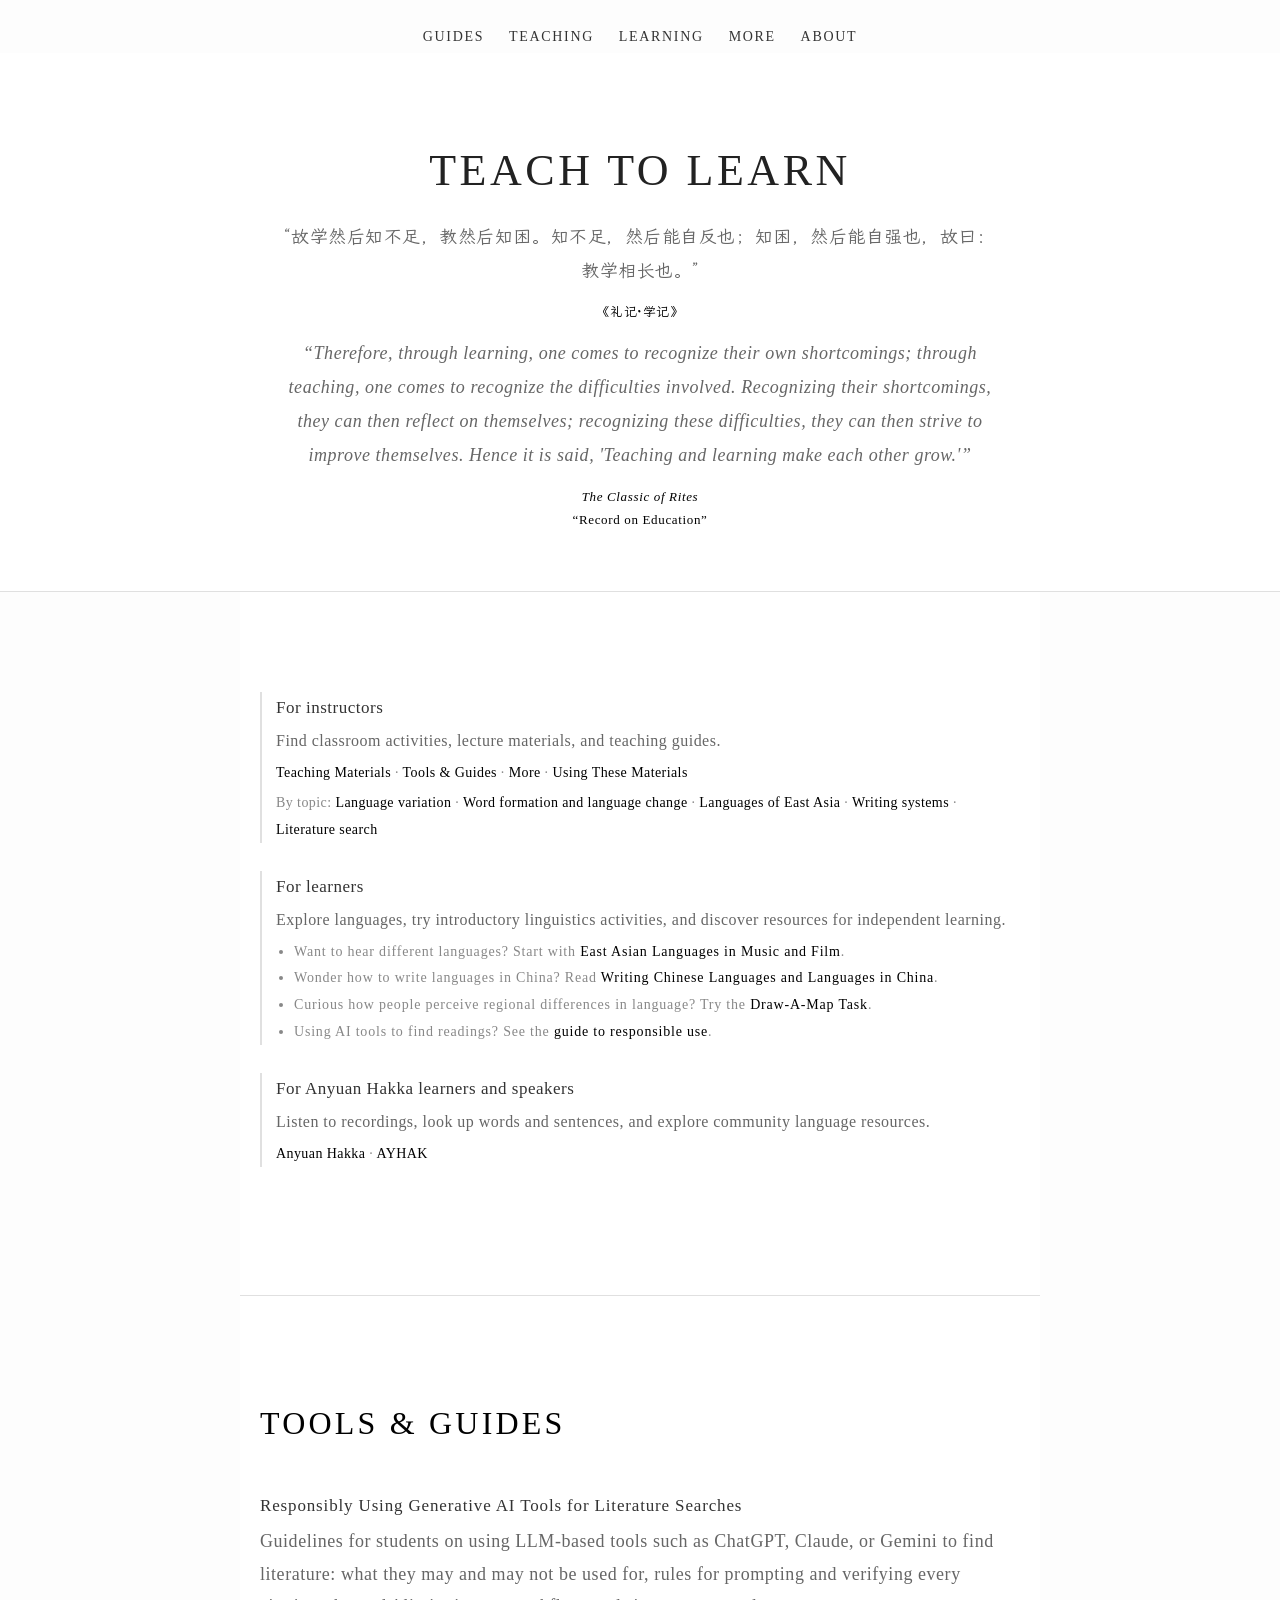
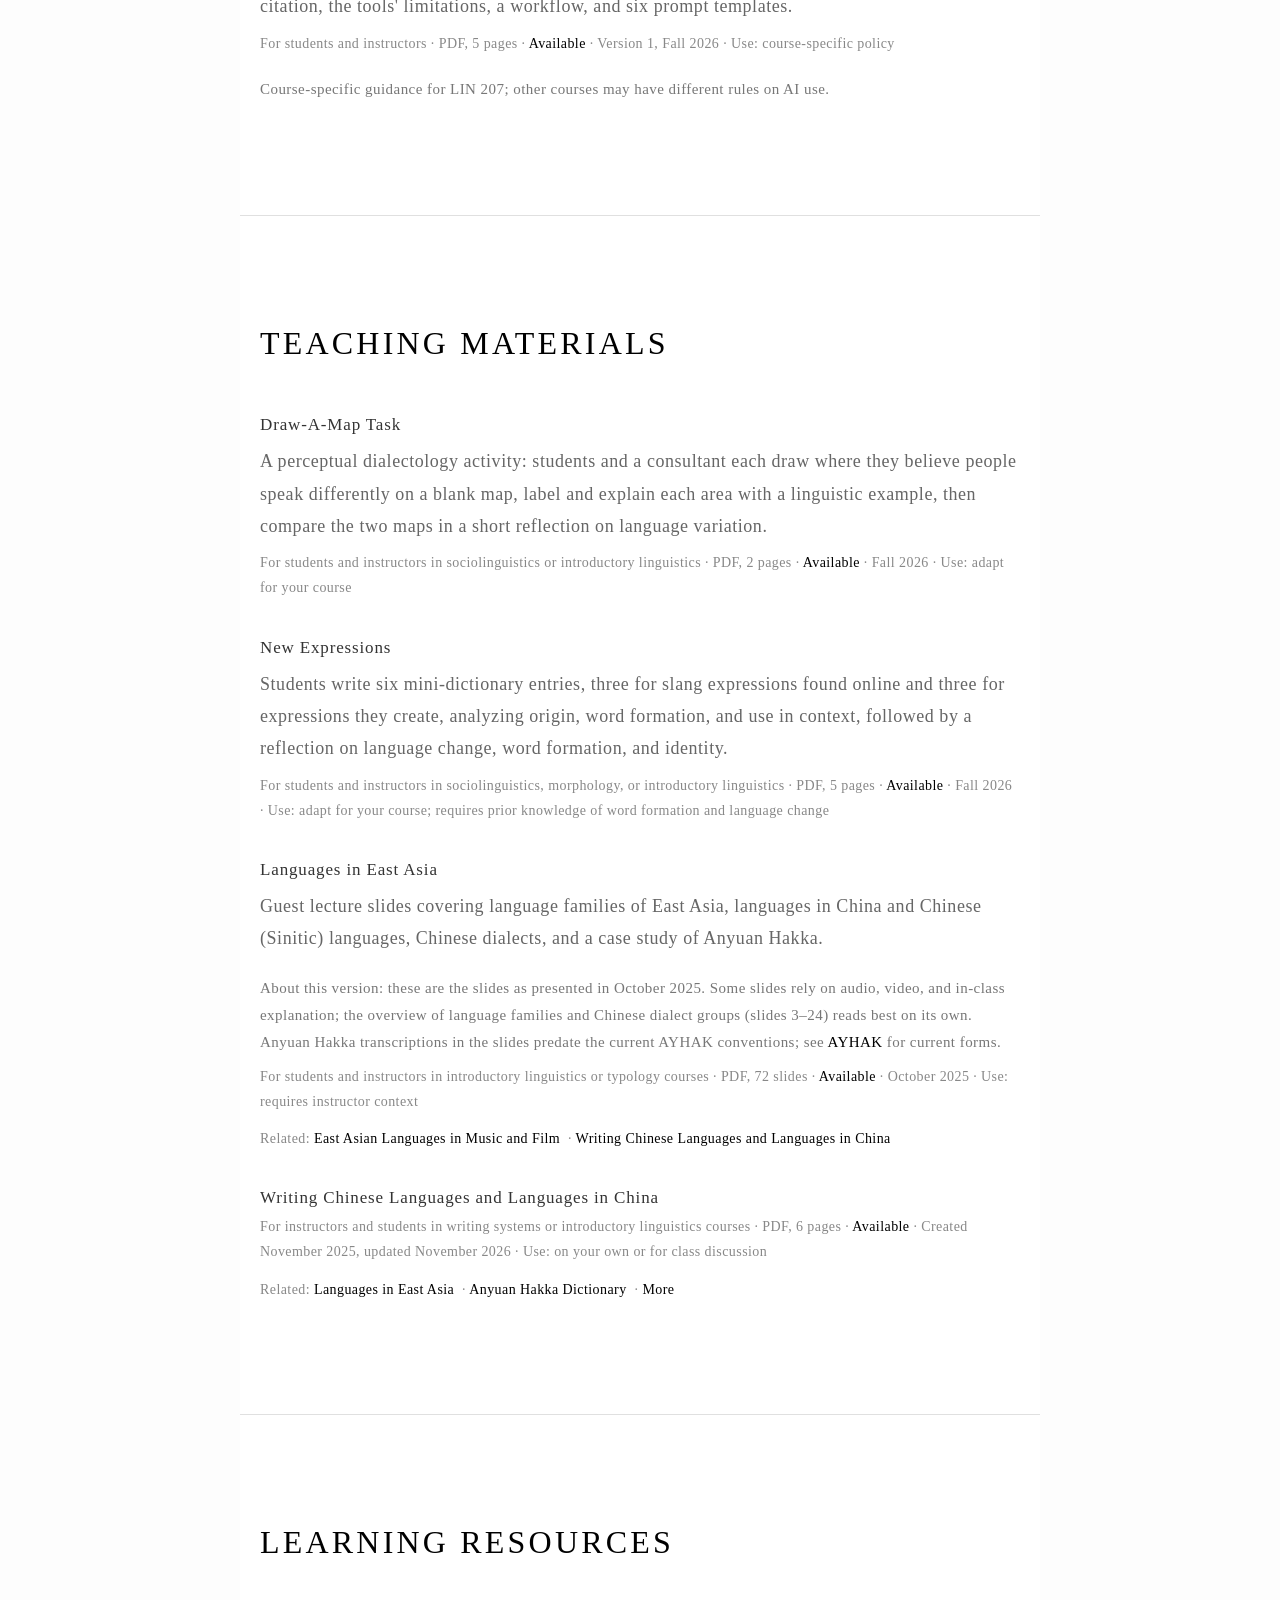
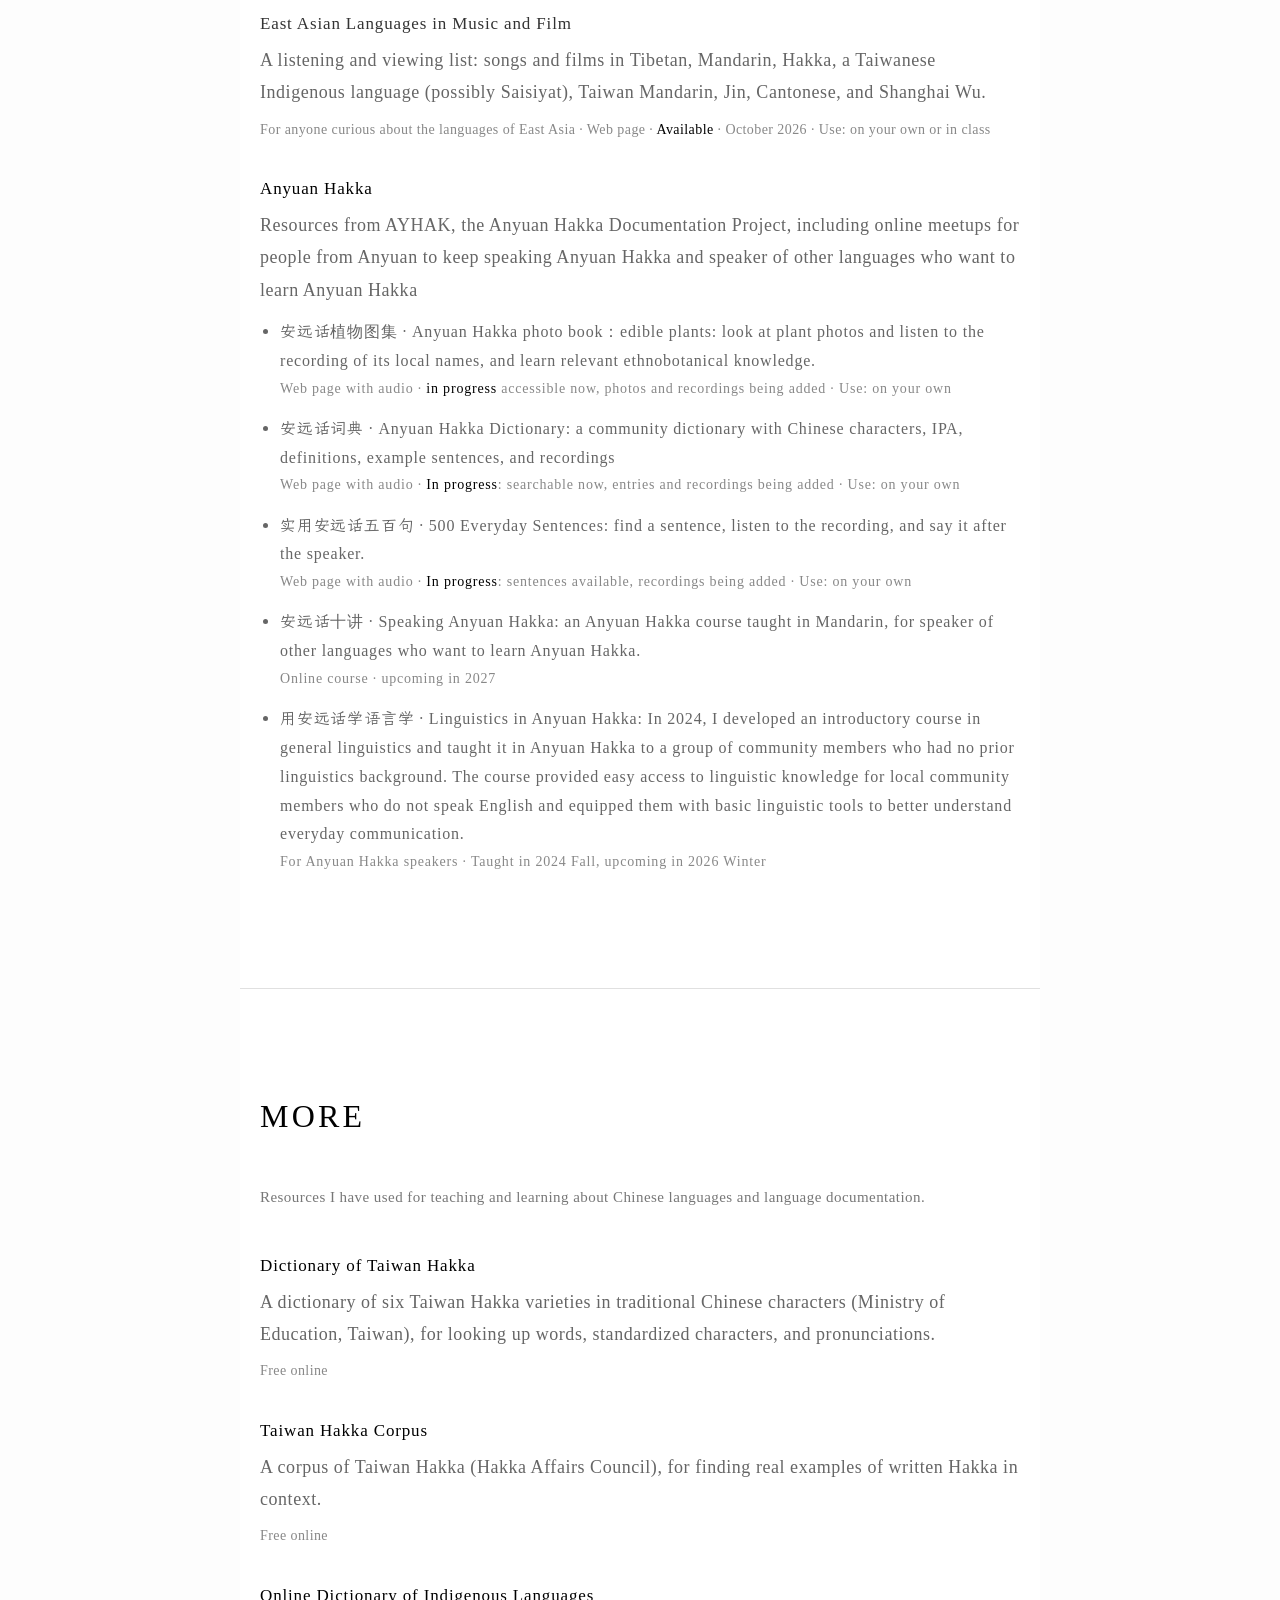
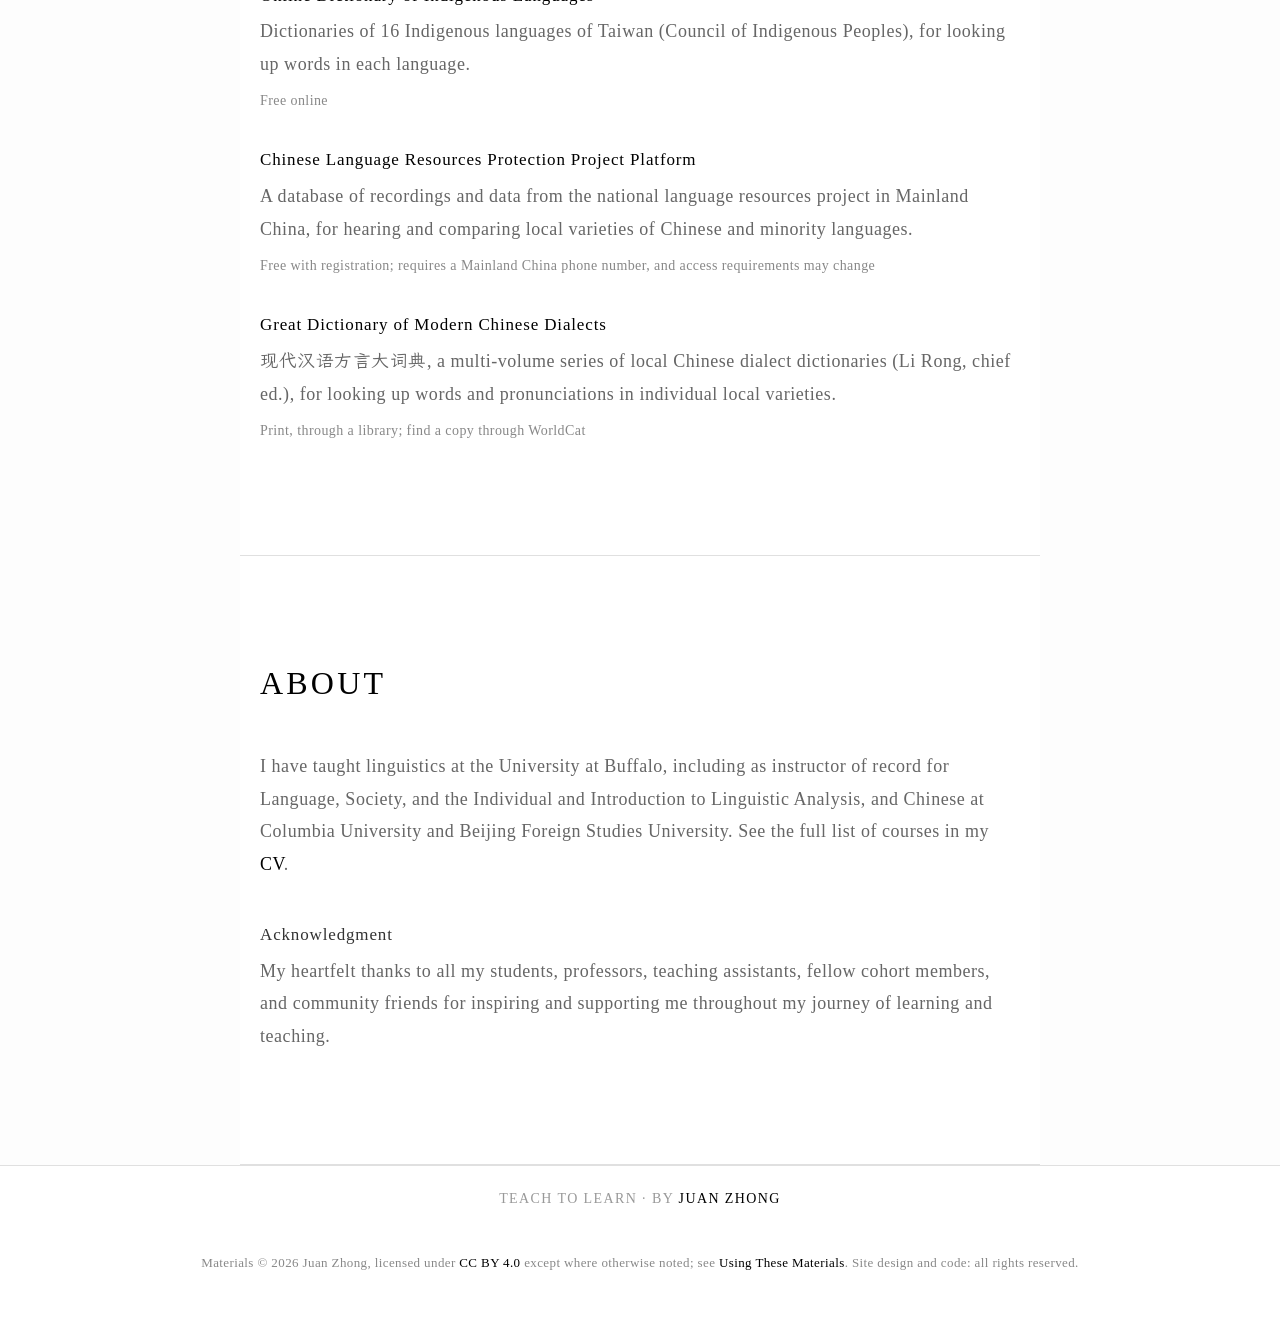
<file: index.html>
<!DOCTYPE html>
<html lang="en">
<head>
    <meta charset="UTF-8">
    <meta name="viewport" content="width=device-width, initial-scale=1.0">
    <title>Teach to Learn · Juan Zhong</title>
    <meta name="description" content="Teach to Learn (教学相长): teaching materials, learning resources, and guides for exploring language, by Juan Zhong.">
    <link rel="stylesheet" href="styles.css">
    <style>
        /* Page-specific styles (kept here so only this file needs replacing) */
        .subtitle { font-size: 18px; font-weight: 300; font-style: italic; color: #666; margin: 12px auto 40px; max-width: 760px; padding: 0 20px; line-height: 1.9; }
        .page-nav { text-align: center; padding: 18px 16px 0; line-height: 2.2; }
        .page-nav a { margin: 0 10px; }
        main h4 { font-size: 17px; font-weight: 400; color: #333; letter-spacing: 0.05em; margin: 32px 0 6px; }
        .meta { font-size: 14px; color: #888; margin-top: -4px; }
        .note { font-size: 15px; color: #777; }
        .related { font-size: 14px; color: #888; margin-top: 2px; }
        .related a { margin-right: 4px; }
        main h4 ~ p { margin-bottom: 12px; }
        main h4 ~ p.note { margin-top: 20px; }
        @media (max-width: 600px) { .content-section { padding: 56px 20px; } h1 { font-size: 36px; } }
        .entry { margin: 0 0 28px; padding-left: 14px; border-left: 2px solid #e0e0e0; }
        .entry p { margin-bottom: 4px; }
        .entry .entry-title { font-size: 17px; font-weight: 400; color: #333; }
        .entry .entry-text { font-size: 16px; }
        .entry .entry-links { font-size: 14px; color: #888; line-height: 1.9; }
        .subtitle + .source { margin-top: -28px; }
        .zh-quote { font-style: normal; }
        .source { font-size: 13px; color: #999; letter-spacing: 0.05em; margin: 0; }
        .sub-list { margin: 0 0 12px 20px; color: #666; font-size: 16px; font-weight: 300; line-height: 1.8; }
        .sub-list li { margin-bottom: 14px; }
        .meta-inline { display: block; font-size: 14px; color: #888; }
        .entry-list { margin: 4px 0 0 18px; font-size: 14px; color: #888; font-weight: 300; line-height: 1.9; }
        footer .license { font-size: 13px; color: #888; letter-spacing: 0.03em; margin-top: 6px; text-transform: none; }
        html { scroll-behavior: smooth; }
        .to-top { position: fixed; right: 24px; bottom: 24px; width: 40px; height: 40px; border: 1px solid #ccc; border-radius: 50%; background: #fff; color: #777; font-size: 18px; line-height: 38px; text-align: center; text-decoration: none; opacity: 0; visibility: hidden; transition: opacity .3s, visibility .3s, color .2s, border-color .2s; z-index: 100; }
        .to-top.show { opacity: 1; visibility: visible; }
        .to-top:hover { color: #000; border-color: #000; }
        /* Chinese text: LXGW WenKai subset with only the characters on these pages, so every visitor sees the same font (OFL, see fonts/) */
        @font-face { font-family: 'LXGW WenKai Teach'; src: url('fonts/lxgw-wenkai-teachtolearn.woff2') format('woff2'); font-display: swap; }
        .zh { font-family: 'LXGW WenKai Teach', serif; }
    </style>
</head>
<body>

    <nav class="page-nav">
                <a href="#guides">Guides</a>
        <a href="#teaching">Teaching</a>
        <a href="#learning">Learning</a>
        <a href="#more">More</a>
        <a href="#about">About</a>
    </nav>

    <header>
        <h1>Teach to Learn</h1>
        <p class="subtitle"><span class="zh zh-quote">“故学然后知不足，教然后知困。知不足，然后能自反也；知困，然后能自强也，故曰：教学相长也。”</span></p>
         <p class="source"><a href="https://ctext.org/liji/xue-ji/zhs?searchu=%E7%9F%A5%E5%9B%B0%EF%BC%8C%E7%84%B6%E5%BE%8C%E8%83%BD%E8%87%AA%E5%BC%B7%E4%B9%9F%EF%BC%8C%E6%95%85%E6%9B%B0%EF%BC%9A%E6%95%99%E5%AD%B8%E7%9B%B8%E9%95%B7%E4%B9%9F%E3%80%82" target="_blank"><span class="zh">《礼记·学记》</span></a></p>
        <p class="subtitle"><span class="entry-text">“Therefore, through learning, one comes to recognize their own shortcomings; through teaching, one comes to recognize the difficulties involved. Recognizing their shortcomings, they can then reflect on themselves; recognizing these difficulties, they can then strive to improve themselves. Hence it is said, 'Teaching and learning make each other grow.'”</span></p> 
 <p class="source"><a href="https://ctext.org/liji/xue-ji/zhs?searchu=%E7%9F%A5%E5%9B%B0%EF%BC%8C%E7%84%B6%E5%BE%8C%E8%83%BD%E8%87%AA%E5%BC%B7%E4%B9%9F%EF%BC%8C%E6%95%85%E6%9B%B0%EF%BC%9A%E6%95%99%E5%AD%B8%E7%9B%B8%E9%95%B7%E4%B9%9F%E3%80%82" target="_blank"><em>The Classic of Rites</em><br>“Record on Education”</a></p>
    </header>

    <main>

        <section id="intro" class="content-section">
            <div class="entry">
                <p class="entry-title">For instructors</p>
                <p class="entry-text">Find classroom activities, lecture materials, and teaching guides.</p>
                <p class="entry-links"><a href="#teaching">Teaching Materials</a> · <a href="#guides">Tools &amp; Guides</a> · <a href="#more">More</a> · <a href="using.html">Using These Materials</a></p>
                <p class="entry-links">By topic: <a href="#draw-a-map">Language variation</a> · <a href="#new-expressions">Word formation and language change</a> · <a href="#eastern-asia">Languages of East Asia</a> · <a href="#writing-chinese">Writing systems</a> · <a href="#genai-guide">Literature search</a></p>
            </div>
            <div class="entry">
                <p class="entry-title">For learners</p>
                <p class="entry-text">Explore languages, try introductory linguistics activities, and discover resources for independent learning.</p>
                <ul class="entry-list">
                    <li>Want to hear different languages? Start with <a href="language_music_film.html">East Asian Languages in Music and Film</a>.</li>
                    <li>Wonder how to write languages in China? Read <a href="#writing-chinese">Writing Chinese Languages and Languages in China</a>.</li>
                    <li>Curious how people perceive regional differences in language? Try the <a href="#draw-a-map">Draw-A-Map Task</a>.</li>
                    <li>Using AI tools to find readings? See the <a href="#genai-guide">guide to responsible use</a>.</li>
                </ul>
            </div>
            <div class="entry">
                <p class="entry-title">For Anyuan Hakka learners and speakers</p>
                <p class="entry-text">Listen to recordings, look up words and sentences, and explore community language resources.</p>
                <p class="entry-links"><a href="#anyuan-hakka">Anyuan Hakka</a> · <a href="https://juan-zhong.github.io/ayhak/">AYHAK</a></p>
            </div>
        </section>
        <section id="guides" class="content-section">
            <h2>Tools &amp; Guides</h2>

            <h4 id="genai-guide">Responsibly Using Generative AI Tools for Literature Searches</a></h4>
            <p> Guidelines for students on using LLM-based tools such as ChatGPT, Claude, or Gemini to find literature: what they may and may not be used for, rules for prompting and verifying every citation, the tools' limitations, a workflow, and six prompt templates.</p>
            <p class="meta">For students and instructors · PDF, 5 pages · <a href="lin207_genai_literature_search_guidelines.pdf" target="_blank">Available</a> · Version 1, Fall 2026 · Use: course-specific policy</p>
            <p class="note">Course-specific guidance for LIN 207; other courses may have different rules on AI use.</p>
        </section>
        <section id="teaching" class="content-section">
            <h2>Teaching Materials</h2>

            <h4 id="draw-a-map">Draw-A-Map Task</h4>
            <p> A perceptual dialectology activity: students and a consultant each draw where they believe people speak differently on a blank map, label and explain each area with a linguistic example, then compare the two maps in a short reflection on language variation.</p>
            <p class="meta">For students and instructors in sociolinguistics or introductory linguistics · PDF, 2 pages · <a href="lin207_assignment2_draw_a_map.pdf" target="_blank">Available</a> · Fall 2026 · Use: adapt for your course</p>

            <h4 id="new-expressions">New Expressions</h4>
            <p> Students write six mini-dictionary entries, three for slang expressions found online and three for expressions they create, analyzing origin, word formation, and use in context, followed by a reflection on language change, word formation, and identity.</p>
            <p class="meta">For students and instructors in sociolinguistics, morphology, or introductory linguistics · PDF, 5 pages · <a href="lin207_assignment3_new_expressions.pdf" target="_blank">Available</a> · Fall 2026 · Use: adapt for your course; requires prior knowledge of word formation and language change</p>

            <h4 id="eastern-asia">Languages in East Asia</h4>
            <p> Guest lecture slides covering language families of East Asia, languages in China and Chinese (Sinitic) languages, Chinese dialects, and a case study of Anyuan Hakka.</p>
            <p class="note">About this version: these are the slides as presented in October 2025. Some slides rely on audio, video, and in-class explanation; the overview of language families and Chinese dialect groups (slides 3–24) reads best on its own. Anyuan Hakka transcriptions in the slides predate the current AYHAK conventions; see <a href="https://juan-zhong.github.io/ayhak/">AYHAK</a> for current forms.</p>
            <p class="meta">For students and instructors in introductory linguistics or typology courses · PDF, 72 slides · <a href="lin106_languages_in_eastern_asia_slides.pdf" target="_blank">Available</a> · October 2025 · Use: requires instructor context</p>
            <p class="related">Related: <a href="language_music_film.html">East Asian Languages in Music and Film</a> · <a href="#writing-chinese">Writing Chinese Languages and Languages in China</a></p>

            <h4 id="writing-chinese">Writing Chinese Languages and Languages in China</h4>
            <p class="meta">For instructors and students in writing systems or introductory linguistics courses · PDF, 6 pages · <a href="Writing Chinese Languages and Languages in China.pdf" target="_blank">Available</a> · Created November 2025, updated November 2026 · Use: on your own or for class discussion</p>
            <p class="related">Related: <a href="#eastern-asia">Languages in East Asia</a> · <a href="https://juan-zhong.github.io/ayhak/dict.html">Anyuan Hakka Dictionary</a> · <a href="#more">More</a></p>
        </section>

        <section id="learning" class="content-section">
            <h2>Learning Resources</h2>

            <h4>East Asian Languages in Music and Film</h4>
            <p> A listening and viewing list: songs and films in Tibetan, Mandarin, Hakka, a Taiwanese Indigenous language (possibly Saisiyat), Taiwan Mandarin, Jin, Cantonese, and Shanghai Wu.</p>
            <p class="meta">For anyone curious about the languages of East Asia · Web page · <a href="language_music_film.html">Available</a> · October 2026 · Use: on your own or in class</p>

            <h4 id="anyuan-hakka"><a href="https://juan-zhong.github.io/ayhak/">Anyuan Hakka</a></h4>
            <p> Resources from AYHAK, the Anyuan Hakka Documentation Project, including online meetups for people from Anyuan to keep speaking Anyuan Hakka and speaker of other languages who want to learn Anyuan Hakka</p>
              <ul class="sub-list">
                  <li><span class="zh">安远话植物图集</span> · Anyuan Hakka photo book：edible plants: look at plant photos and listen to the recording of its local names, and learn relevant ethnobotanical knowledge. <span class="meta-inline">Web page with audio · <a href="https://juan-zhong.github.io/ayhak/plants.html?lang=en">in progress</a> accessible now, photos and recordings being added · Use: on your own</span></li>
                <li><span class="zh">安远话词典</span> · Anyuan Hakka Dictionary: a community dictionary with Chinese characters, IPA, definitions, example sentences, and recordings <span class="meta-inline">Web page with audio · <a href="https://juan-zhong.github.io/ayhak/dict.html">In progress</a>: searchable now, entries and recordings being added · Use: on your own</span></li>
                <li><span class="zh">实用安远话五百句</span> · 500 Everyday Sentences: find a sentence, listen to the recording, and say it after the speaker. <span class="meta-inline">Web page with audio · <a href="https://juan-zhong.github.io/ayhak/sentences.html">In progress</a>: sentences available, recordings being added · Use: on your own</span></li>
                  <li><span class="zh">安远话十讲</span> · Speaking Anyuan Hakka: an Anyuan Hakka course taught in Mandarin, for speaker of other languages who want to learn Anyuan Hakka. <span class="meta-inline">Online course · upcoming in 2027 </span></li>
                  <li><span class="zh">用安远话学语言学</span> · Linguistics in Anyuan Hakka: In 2024, I developed an introductory course in general linguistics and taught it in Anyuan Hakka to a group of community members who had no prior linguistics background. The course provided easy access to linguistic knowledge for local community members who do not speak English and equipped them with basic linguistic tools to better understand everyday communication. <span class="meta-inline">For Anyuan Hakka speakers · Taught in 2024 Fall, upcoming in 2026 Winter </span></li>
            </ul>
        </section>


        <section id="more" class="content-section">
            <h2>More</h2>
            <p class="note">Resources I have used for teaching and learning about Chinese languages and language documentation.</p>

            <h4><a href="https://hakkadict.moe.edu.tw/introduction/" target="_blank">Dictionary of Taiwan Hakka</a></h4>
            <p> A dictionary of six Taiwan Hakka varieties in traditional Chinese characters (Ministry of Education, Taiwan), for looking up words, standardized characters, and pronunciations.</p>
            <p class="meta">Free online</p>

            <h4><a href="https://corpus.hakka.gov.tw/#/" target="_blank">Taiwan Hakka Corpus</a></h4>
            <p> A corpus of Taiwan Hakka (Hakka Affairs Council), for finding real examples of written Hakka in context.</p>
            <p class="meta">Free online</p>

            <h4><a href="https://e-dictionary.ilrdf.org.tw/home" target="_blank">Online Dictionary of Indigenous Languages</a></h4>
            <p> Dictionaries of 16 Indigenous languages of Taiwan (Council of Indigenous Peoples), for looking up words in each language.</p>
            <p class="meta">Free online</p>

            <h4><a href="https://zhongguoyuyan.cn/index" target="_blank">Chinese Language Resources Protection Project Platform</a></h4>
            <p> A database of recordings and data from the national language resources project in Mainland China, for hearing and comparing local varieties of Chinese and minority languages.</p>
            <p class="meta">Free with registration; requires a Mainland China phone number, and access requirements may change</p>

            <h4><a href="https://search.worldcat.org/title/54523603" target="_blank">Great Dictionary of Modern Chinese Dialects</a></h4>
            <p> <span class="zh">现代汉语方言大词典</span>, a multi-volume series of local Chinese dialect dictionaries (Li Rong, chief ed.), for looking up words and pronunciations in individual local varieties.</p>
            <p class="meta">Print, through a library; find a copy through WorldCat</p>
        </section>

        <section id="about" class="content-section">
            <h2>About</h2>
            <p> I have taught linguistics at the University at Buffalo, including as instructor of record for Language, Society, and the Individual and Introduction to Linguistic Analysis, and Chinese at Columbia University and Beijing Foreign Studies University. See the full list of courses in my <a href="https://juan-zhong.github.io/me/cv_juanzhong.pdf" target="_blank">CV</a>.</p>
            <h4 id="acknowledgment">Acknowledgment</h4>
            <p> My heartfelt thanks to all my students, professors, teaching assistants, fellow cohort members, and community friends for inspiring and supporting me throughout my journey of learning and teaching.</p>
        </section>

    </main>

    <a href="#" class="to-top" id="toTop" aria-label="Back to top" title="Back to top">↑</a>
    <script>
        (function () {
            var b = document.getElementById('toTop');
            function f() { b.classList.toggle('show', window.scrollY > 600); }
            window.addEventListener('scroll', f, { passive: true }); f();
            b.addEventListener('click', function (e) { e.preventDefault(); window.scrollTo({ top: 0, behavior: 'smooth' }); });
        })();
    </script>
    <footer>
        <p>Teach to Learn · by <a href="https://juan-zhong.github.io/me/">Juan Zhong</a></p>
        <p class="license">Materials © 2026 Juan Zhong, licensed under <a href="https://creativecommons.org/licenses/by/4.0/" target="_blank">CC BY 4.0</a> except where otherwise noted; see <a href="using.html">Using These Materials</a>. Site design and code: all rights reserved.</p>
    </footer>
</body>
</html>
</file>
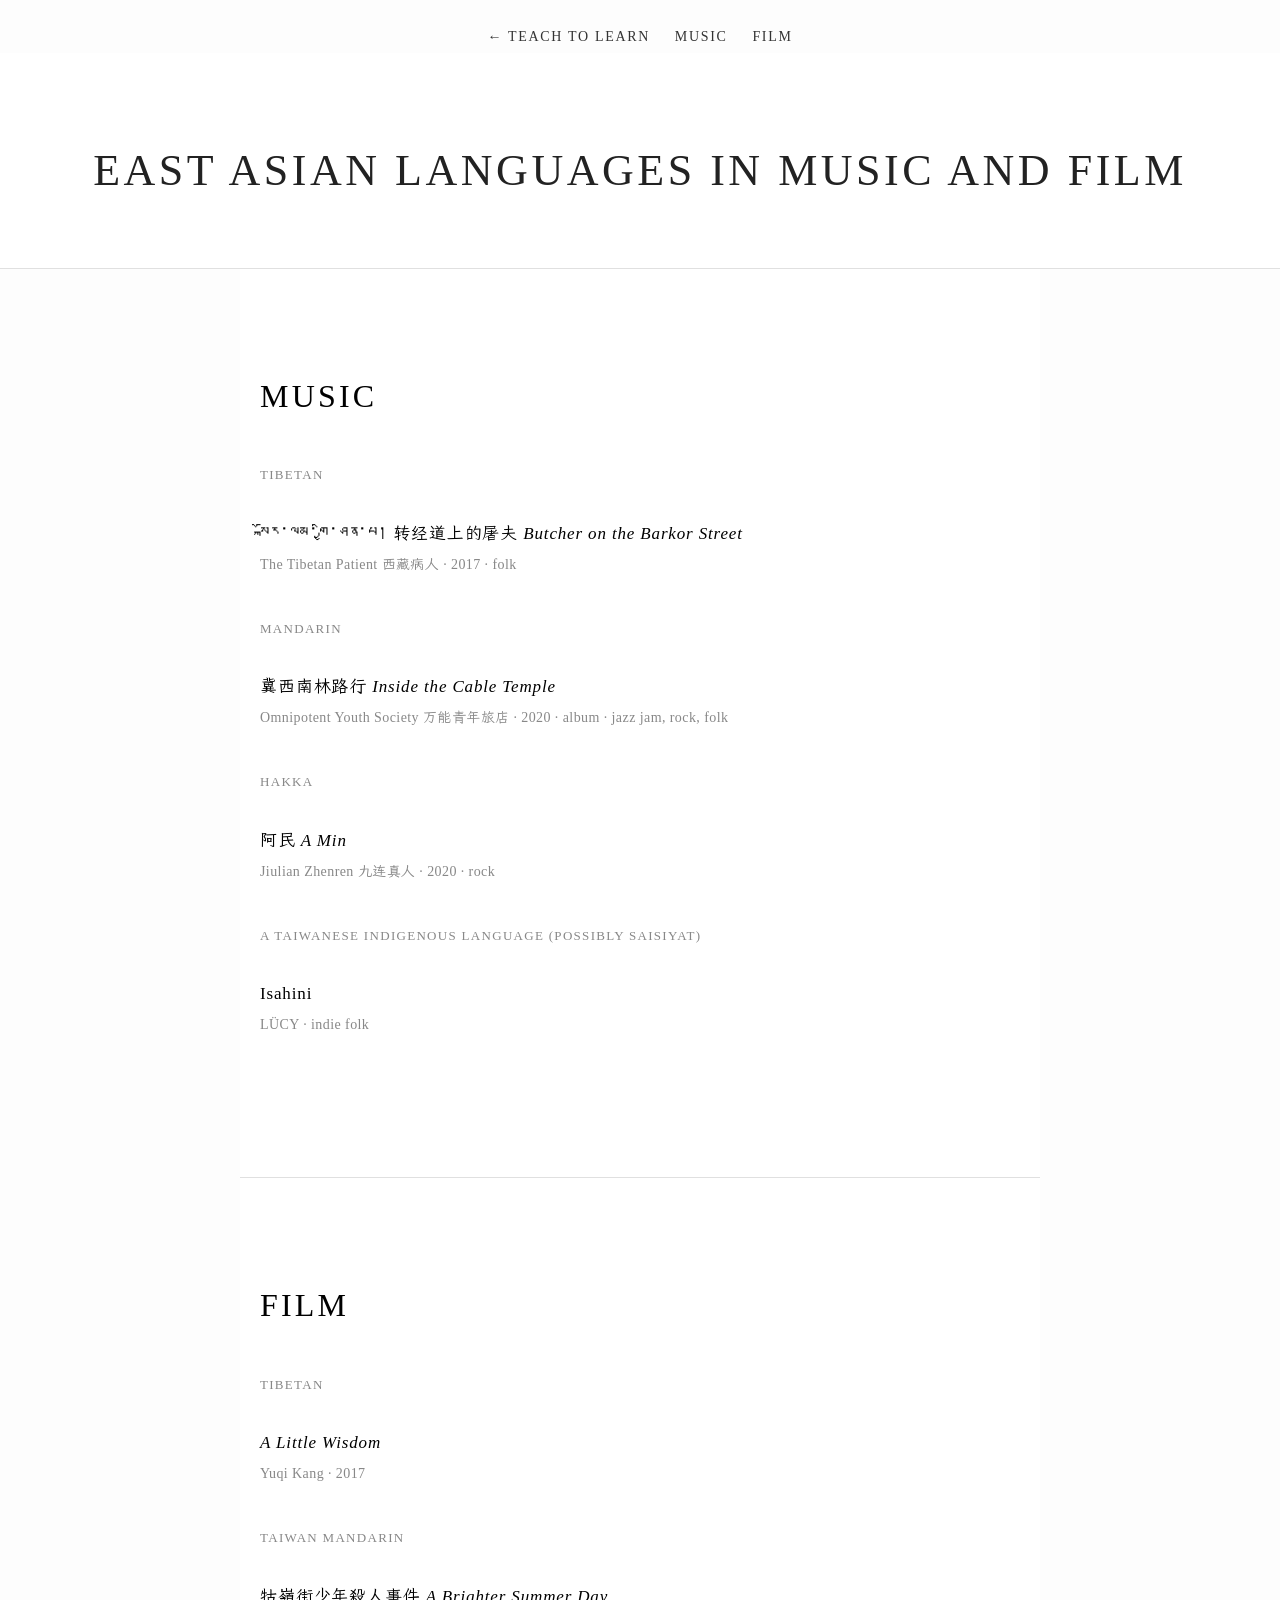
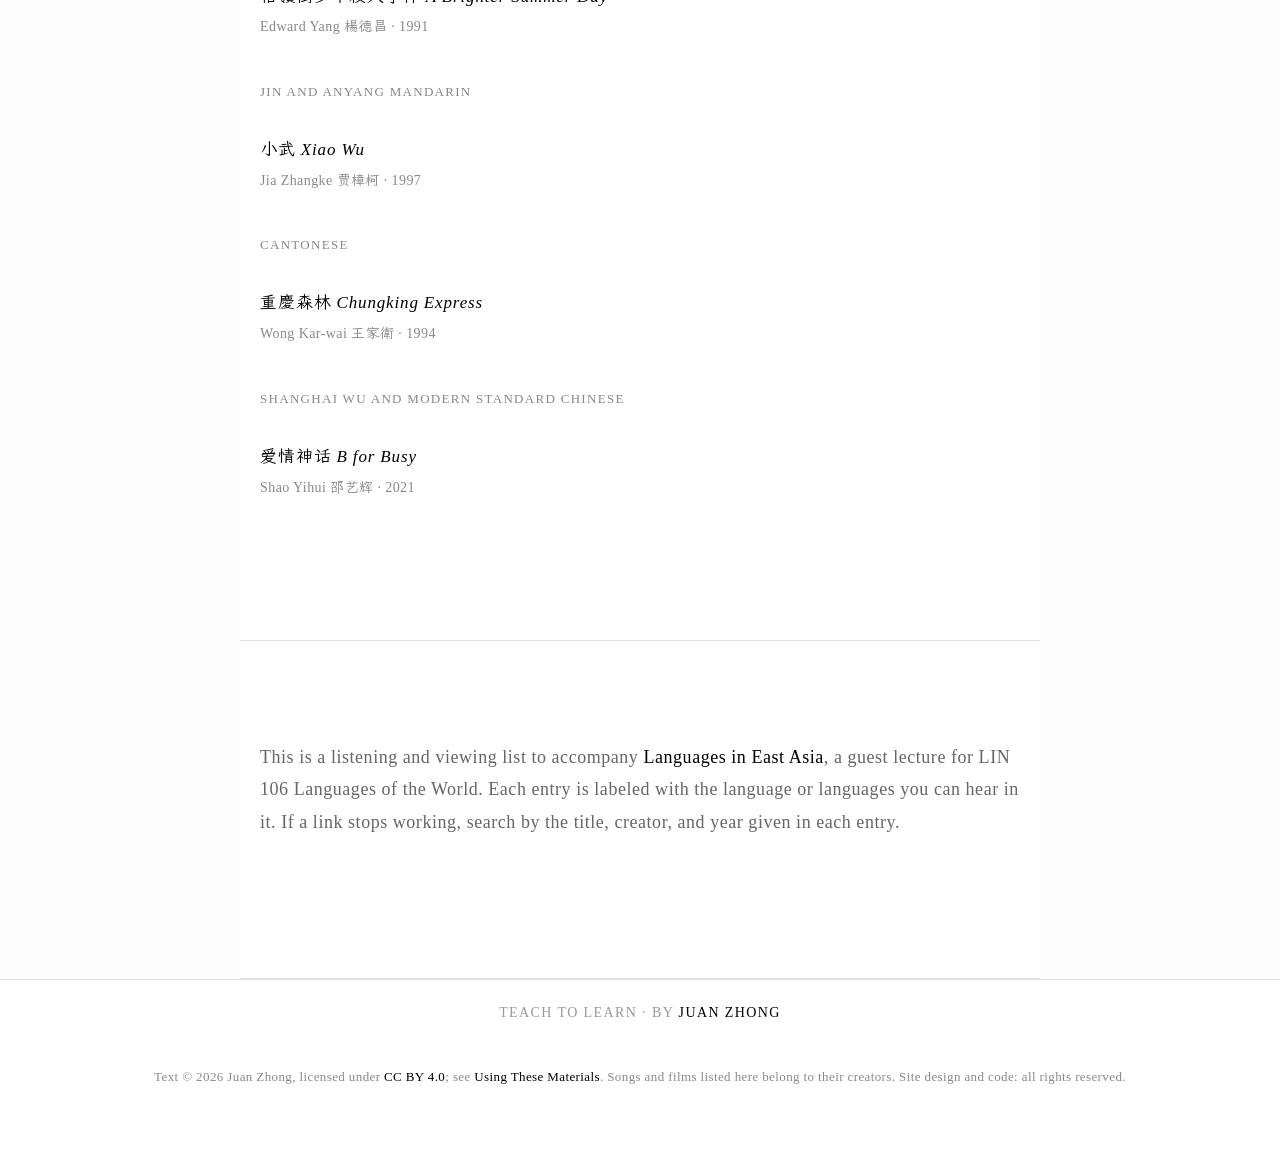
<file: language_music_film.html>
<!DOCTYPE html>
<html lang="en">
<head>
    <meta charset="UTF-8">
    <meta name="viewport" content="width=device-width, initial-scale=1.0">
    <title>East Asian Languages in Music and Film · Teach to Learn</title>
    <meta name="description" content="East Asian Languages in Music and Film: songs and films for hearing the languages of East Asia, a listening and viewing list by Juan Zhong.">
    <link rel="stylesheet" href="styles.css">
    <style>
        /* Page-specific styles (kept here so only this file needs replacing) */
        .subtitle { font-size: 18px; font-weight: 300; font-style: italic; color: #666; margin-top: 12px; }
        .page-nav { text-align: center; padding: 18px 16px 0; line-height: 2.2; }
        .page-nav a { margin: 0 10px; }
        main h4 { font-size: 17px; font-weight: 400; color: #333; letter-spacing: 0.05em; margin: 32px 0 4px; }
        .lang { font-size: 13px; letter-spacing: 0.1em; text-transform: uppercase; color: #888; margin-bottom: 2px; }
        .meta { font-size: 14px; color: #888; }
        .note { font-size: 15px; color: #777; }
        @media (max-width: 600px) { .content-section { padding: 56px 20px; } h1 { font-size: 36px; } }
        footer .license { font-size: 13px; color: #888; letter-spacing: 0.03em; margin-top: 6px; text-transform: none; }
        html { scroll-behavior: smooth; }
        .to-top { position: fixed; right: 24px; bottom: 24px; width: 40px; height: 40px; border: 1px solid #ccc; border-radius: 50%; background: #fff; color: #777; font-size: 18px; line-height: 38px; text-align: center; text-decoration: none; opacity: 0; visibility: hidden; transition: opacity .3s, visibility .3s, color .2s, border-color .2s; z-index: 100; }
        .to-top.show { opacity: 1; visibility: visible; }
        .to-top:hover { color: #000; border-color: #000; }
        /* Chinese text: LXGW WenKai subset with only the characters on these pages, so every visitor sees the same font (OFL, see fonts/) */
        @font-face { font-family: 'LXGW WenKai Teach'; src: url('fonts/lxgw-wenkai-teachtolearn.woff2') format('woff2'); font-display: swap; }
        .zh { font-family: 'LXGW WenKai Teach', serif; }
    </style>
</head>
<body>

    <nav class="page-nav">
        <a href="./">← Teach to Learn</a>
        <a href="#music">Music</a>
        <a href="#film">Film</a>
    </nav>

    <header>
        <h1>East Asian Languages in Music and Film</h1>
    </header>

    <main>


        <section id="music" class="content-section">
            <h2>Music</h2>

            <p class="lang">Tibetan</p>
            <h4><a href="https://www.youtube.com/watch?v=INXIgadijU0" target="_blank">སྐོར་ལམ་གྱི་ཤན་པ། <span class="zh">转经道上的屠夫</span> <em>Butcher on the Barkor Street</em></a></h4>
            <p class="meta">The Tibetan Patient <span class="zh">西藏病人</span> · 2017 · folk</p>

            <p class="lang">Mandarin</p>
            <h4><a href="https://youtu.be/KbTVBt8mLek" target="_blank"><span class="zh">冀西南林路行</span> <em>Inside the Cable Temple</em></a></h4>
            <p class="meta">Omnipotent Youth Society <span class="zh">万能青年旅店</span> · 2020 · album · jazz jam, rock, folk</p>

            <p class="lang">Hakka</p>
            <h4><a href="https://youtu.be/TiTpy1DNoTY" target="_blank"><span class="zh">阿民</span> <em>A Min</em></a></h4>
            <p class="meta">Jiulian Zhenren <span class="zh">九连真人</span> · 2020 · rock</p>

            <p class="lang">A Taiwanese Indigenous language (possibly Saisiyat)</p>
            <h4><a href="https://youtu.be/ZjDRPKBh3rg" target="_blank">Isahini</a></h4>
            <p class="meta">LÜCY · indie folk</p>
        </section>

        <section id="film" class="content-section">
            <h2>Film</h2>

            <p class="lang">Tibetan</p>
            <h4><a href="https://youtu.be/t_bfXr9UyNY" target="_blank"><em>A Little Wisdom</em></a></h4>
            <p class="meta">Yuqi Kang · 2017</p>

            <p class="lang">Taiwan Mandarin</p>
            <h4><a href="https://youtu.be/nsiqbT5adO0" target="_blank"><span class="zh">牯嶺街少年殺人事件</span> <em>A Brighter Summer Day</em></a></h4>
            <p class="meta">Edward Yang <span class="zh">楊德昌</span> · 1991</p>

            <p class="lang">Jin and Anyang Mandarin</p>
            <h4><a href="https://youtu.be/4lClpFRoTQ8" target="_blank"><span class="zh">小武</span> <em>Xiao Wu</em></a></h4>
            <p class="meta">Jia Zhangke <span class="zh">贾樟柯</span> · 1997</p>

            <p class="lang">Cantonese</p>
            <h4><a href="https://youtu.be/svqX0mxBUmI" target="_blank"><span class="zh">重慶森林</span> <em>Chungking Express</em></a></h4>
            <p class="meta">Wong Kar-wai <span class="zh">王家衛</span> · 1994</p>

            <p class="lang">Shanghai Wu and Modern Standard Chinese</p>
            <h4><a href="https://youtu.be/E3P5Va8Jf30" target="_blank"><span class="zh">爱情神话</span> <em>B for Busy</em></a></h4>
            <p class="meta">Shao Yihui <span class="zh">邵艺辉</span> · 2021</p>
        </section>

        <section id="intro" class="content-section">
            <p> This is a listening and viewing list to accompany <a href="lin106_languages_in_eastern_asia_slides.pdf" target="_blank">Languages in East Asia</a>, a guest lecture for LIN 106 Languages of the World. Each entry is labeled with the language or languages you can hear in it. If a link stops working, search by the title, creator, and year given in each entry.</p>
        </section>
    </main>

    <a href="#" class="to-top" id="toTop" aria-label="Back to top" title="Back to top">↑</a>
    <script>
        (function () {
            var b = document.getElementById('toTop');
            function f() { b.classList.toggle('show', window.scrollY > 600); }
            window.addEventListener('scroll', f, { passive: true }); f();
            b.addEventListener('click', function (e) { e.preventDefault(); window.scrollTo({ top: 0, behavior: 'smooth' }); });
        })();
    </script>
    <footer>
        <p>Teach to Learn · by <a href="https://juan-zhong.github.io/me/">Juan Zhong</a></p>
        <p class="license">Text © 2026 Juan Zhong, licensed under <a href="https://creativecommons.org/licenses/by/4.0/" target="_blank">CC BY 4.0</a>; see <a href="using.html">Using These Materials</a>. Songs and films listed here belong to their creators. Site design and code: all rights reserved.</p>
    </footer>
</body>
</html>
</file>
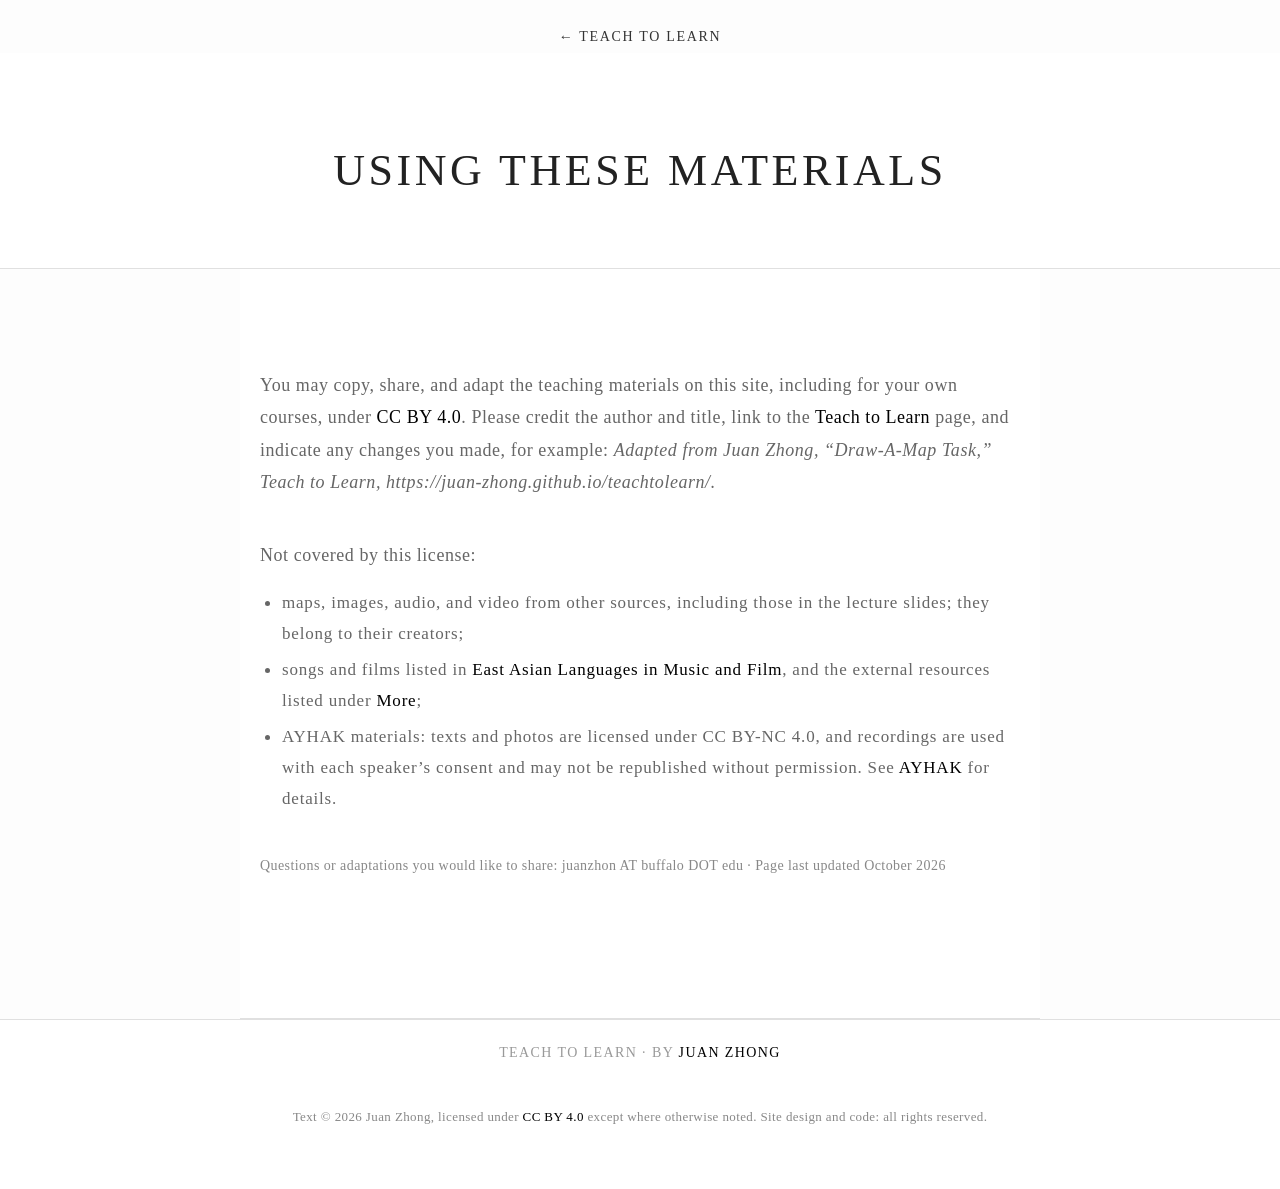
<file: using.html>
<!DOCTYPE html>
<html lang="en">
<head>
    <meta charset="UTF-8">
    <meta name="viewport" content="width=device-width, initial-scale=1.0">
    <title>Using These Materials · Teach to Learn</title>
    <meta name="description" content="How to share, adapt, and credit the teaching materials on Teach to Learn, and what the license does not cover.">
    <link rel="stylesheet" href="styles.css">
    <style>
        /* Page-specific styles (kept here so only this file needs replacing) */
        .subtitle { font-size: 18px; font-weight: 300; font-style: italic; color: #666; margin-top: 12px; }
        .page-nav { text-align: center; padding: 18px 16px 0; line-height: 2.2; }
        .page-nav a { margin: 0 10px; }
        main h4 { font-size: 17px; font-weight: 400; color: #333; letter-spacing: 0.05em; margin: 32px 0 4px; }
        .lang { font-size: 13px; letter-spacing: 0.1em; text-transform: uppercase; color: #888; margin-bottom: 2px; }
        .meta { font-size: 14px; color: #888; }
        .note { font-size: 15px; color: #777; }
        @media (max-width: 600px) { .content-section { padding: 56px 20px; } h1 { font-size: 36px; } }
        main h3 { margin: 32px 0 10px; }
        .use-list { margin: -24px 0 40px 22px; color: #666; font-size: 17px; font-weight: 300; line-height: 1.8; }
        .use-list li { margin-bottom: 6px; }
        .task-list { margin: -24px 0 40px 22px; color: #666; font-size: 16px; font-weight: 300; line-height: 1.8; }
        .task-list li { margin-bottom: 8px; }
        footer .license { font-size: 13px; color: #888; letter-spacing: 0.03em; margin-top: 6px; text-transform: none; }
        html { scroll-behavior: smooth; }
        .to-top { position: fixed; right: 24px; bottom: 24px; width: 40px; height: 40px; border: 1px solid #ccc; border-radius: 50%; background: #fff; color: #777; font-size: 18px; line-height: 38px; text-align: center; text-decoration: none; opacity: 0; visibility: hidden; transition: opacity .3s, visibility .3s, color .2s, border-color .2s; z-index: 100; }
        .to-top.show { opacity: 1; visibility: visible; }
        .to-top:hover { color: #000; border-color: #000; }
    </style>
</head>
<body>

    <nav class="page-nav">
        <a href="./">← Teach to Learn</a>
    </nav>

    <header>
        <h1>Using These Materials</h1>
    </header>

    <main>

        <section id="use" class="content-section">
            <p> You may copy, share, and adapt the teaching materials on this site, including for your own courses, under <a href="https://creativecommons.org/licenses/by/4.0/" target="_blank">CC BY 4.0</a>. Please credit the author and title, link to the <a href="./">Teach to Learn</a> page, and indicate any changes you made, for example: <em>Adapted from Juan Zhong, “Draw-A-Map Task,” Teach to Learn, https://juan-zhong.github.io/teachtolearn/.</em></p>
            <p> Not covered by this license:</p>
            <ul class="use-list">
                <li>maps, images, audio, and video from other sources, including those in the lecture slides; they belong to their creators;</li>
                <li>songs and films listed in <a href="language_music_film.html">East Asian Languages in Music and Film</a>, and the external resources listed under <a href="./#more">More</a>;</li>
                <li>AYHAK materials: texts and photos are licensed under CC BY-NC 4.0, and recordings are used with each speaker’s consent and may not be republished without permission. See <a href="https://juan-zhong.github.io/ayhak/">AYHAK</a> for details.</li>
            </ul>
            <p class="meta">Questions or adaptations you would like to share: juanzhon AT buffalo DOT edu · Page last updated October 2026</p>
        </section>

    </main>

    <a href="#" class="to-top" id="toTop" aria-label="Back to top" title="Back to top">↑</a>
    <script>
        (function () {
            var b = document.getElementById('toTop');
            function f() { b.classList.toggle('show', window.scrollY > 600); }
            window.addEventListener('scroll', f, { passive: true }); f();
            b.addEventListener('click', function (e) { e.preventDefault(); window.scrollTo({ top: 0, behavior: 'smooth' }); });
        })();
    </script>
    <footer>
        <p>Teach to Learn · by <a href="https://juan-zhong.github.io/me/">Juan Zhong</a></p>
        <p class="license">Text © 2026 Juan Zhong, licensed under <a href="https://creativecommons.org/licenses/by/4.0/" target="_blank">CC BY 4.0</a> except where otherwise noted. Site design and code: all rights reserved.</p>
    </footer>
</body>
</html>
</file>
<file: styles.css>
/* Shared stylesheet for juan-zhong.github.io/me, /art and /teachtolearn.
   Keep the three copies identical.
   © 2026 Juan Zhong. All rights reserved. The site design (colours, layout,
   typography and font pairing) and code are not licensed for reuse. */

/* Fonts: Optima for Latin text; Kaiti (楷体) for all Chinese, matching the CV;
   Charis SIL for IPA. LXGW WenKai is a fallback for the Chinese name on
   devices without Kaiti. Self-hosted subsets, OFL licensed (see fonts/). */
@font-face {
    font-family: 'Charis SIL';
    src: url('fonts/charis-sil-ipa.woff2') format('woff2');
    font-display: swap;
}

@font-face {
    font-family: 'LXGW WenKai';
    src: url('fonts/lxgw-wenkai-name.woff2') format('woff2');
    font-display: swap;
}

:root {
    --font: Optima, 'Kaiti SC', 'STKaiti', 'Kaiti TC', 'LXGW WenKai', serif;
    --font-zh: 'Kaiti SC', 'STKaiti', 'Kaiti TC', 'LXGW WenKai', serif;
}

/* Basic Reset */
* {
    margin: 0;
    padding: 0;
    box-sizing: border-box;
}

html { scroll-behavior: smooth; }

body {
    font-family: var(--font);
    background-color: #fdfdfd;
    color: #333;
    line-height: 1.7;
    letter-spacing: 0.05em;
}

header {
    background-color: #fff;
    text-align: center;
    padding: 60px 0;
    border-bottom: 1px solid #e0e0e0;
}

/* Navigation: main nav (homepage) and page nav (other pages) share one style */
nav ul {
    list-style-type: none;
    padding: 0;
}

nav ul li {
    display: inline;
    margin-right: 30px;
}

nav a {
    text-decoration: none;
    color: #333;
    font-family: var(--font);
    font-weight: 400;
    font-size: 14px;
    letter-spacing: 0.12em;
    text-transform: uppercase;
}

.page-nav {
    text-align: center;
    padding: 18px 16px 0;
    line-height: 2.2;
}

.page-nav a { margin: 0 10px; }

/* Header type scale, after the Columbia diploma */
h1 {
    font-size: 44px;
    font-family: var(--font);
    font-weight: 400;
    letter-spacing: 0.08em;
    text-transform: uppercase;
    color: #222;
    margin-top: 20px;
}

header .ipa { font-size: 18px; }

header .name-zh {
    font-family: var(--font-zh);
    font-size: 22px;
    font-weight: 400;
    color: #333;
    letter-spacing: 0.12em;
}

header .meta {
    font-size: 14px;
    letter-spacing: 0.12em;
    text-transform: uppercase;
    color: #555;
}

.ipa { font-family: 'Charis SIL', serif; }

.zh { font-family: var(--font-zh); }

.content-section {
    padding: 100px 20px;
    max-width: 800px;
    margin: 0 auto;
    text-align: left;
    border-bottom: 1px solid #e0e0e0;
    background-color: #fff;
}

h2 {
    font-size: 32px;
    font-family: var(--font);
    font-weight: 300;
    letter-spacing: 0.1em;
    color: #000;
    margin-bottom: 40px;
    text-transform: uppercase;
}

h3 {
    font-size: 18px;
    font-family: var(--font);
    font-weight: 300;
    letter-spacing: 0.1em;
    color: #666;
    margin-bottom: 20px;
}

p {
    font-size: 18px;
    line-height: 1.8;
    color: #666;
    font-family: var(--font);
    font-weight: 300;
    letter-spacing: 0.03em;
    margin-bottom: 40px;
}

/* Publication entries */
p.pub-entry {
    font-size: 14px !important;
    color: #888 !important;
    padding-left: 14px;
    border-left: 2px solid #e0e0e0;
    line-height: 1.7 !important;
    margin-bottom: 12px !important;
}

p.pub-entry a {
    color: #555;
    font-size: 13px;
    margin-left: 4px;
}

p.pub-entry a:hover {
    color: #000;
    text-decoration: underline;
}

.teaching-item .detail {
    font-size: 13px;
    color: #aaa;
    margin-top: 2px;
    letter-spacing: 0.02em;
}

a {
    color: #000;
    text-decoration: none;
}

a:hover {
    color: #888;
    text-decoration: none;
}

.gallery {
    display: flex;
    justify-content: center;
    gap: 20px;
    margin-top: 40px;
}

.gallery img {
    width: 45%;
    height: auto;
    border-radius: 8px;
}

footer {
    text-align: center;
    padding: 20px 0;
    background-color: #fff;
    border-top: 1px solid #e0e0e0;
}

footer p {
    font-size: 14px;
    color: #999;
    letter-spacing: 0.1em;
    font-family: var(--font);
    text-transform: uppercase;
}

footer .license {
    font-size: 13px;
    color: #888;
    letter-spacing: 0.03em;
    margin-top: 6px;
    text-transform: none;
}

/* Tagline under name */
.tagline {
    margin: 16px auto 24px;
    font-size: 18px;
    font-weight: 300;
    font-style: italic;
    letter-spacing: 0.08em;
    line-height: 1.8;
    color: #555;
}

/* Back-to-top button */
.to-top {
    position: fixed;
    right: 24px;
    bottom: 24px;
    width: 40px;
    height: 40px;
    border: 1px solid #ccc;
    border-radius: 50%;
    background: #fff;
    color: #777;
    font-size: 18px;
    line-height: 38px;
    text-align: center;
    text-decoration: none;
    opacity: 0;
    visibility: hidden;
    transition: opacity .3s, visibility .3s, color .2s, border-color .2s;
    z-index: 100;
}

.to-top.show { opacity: 1; visibility: visible; }
.to-top:hover { color: #000; border-color: #000; }

@media (max-width: 600px) {
    .content-section { padding: 56px 20px; }
    h1 { font-size: 34px; }
    nav ul li { margin-right: 16px; }
}
</file>
